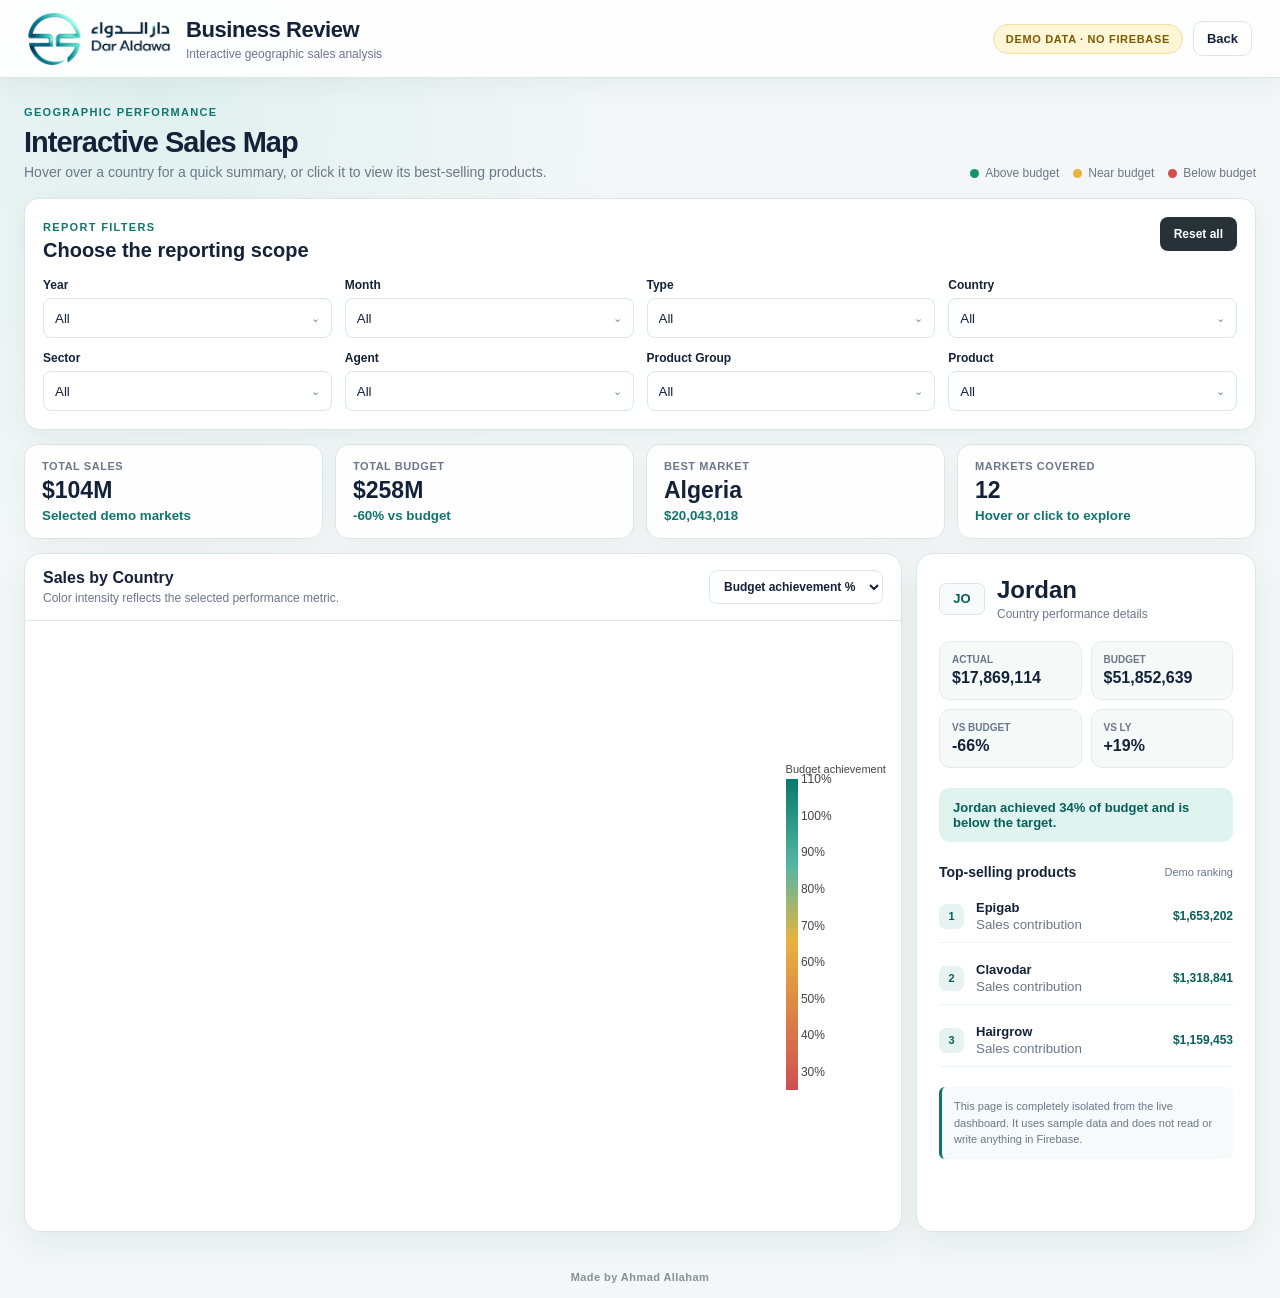
<file: map-demo.html>
<!DOCTYPE html>
<html lang="en">
<head>
  <meta charset="UTF-8">
  <meta name="viewport" content="width=device-width, initial-scale=1.0">
  <title>Interactive Sales Map — Demo</title>
  <script src="https://cdn.plot.ly/plotly-2.35.2.min.js"></script>
  <style>
    :root{
      --teal:#0f766e;
      --teal-dark:#075f59;
      --mint:#dff3ef;
      --ink:#132238;
      --muted:#6b7789;
      --line:#dce6e7;
      --bg:#f3f7f7;
      --green:#078c3c;
      --red:#c83e3e;
      --white:#fff;
    }
    *{box-sizing:border-box}
    body{
      margin:0;
      background:
        radial-gradient(circle at 12% 8%,rgba(38,170,156,.09),transparent 29%),
        var(--bg);
      color:var(--ink);
      font-family:"Segoe UI",Arial,sans-serif;
    }
    .demo-header{
      min-height:78px;
      padding:12px 28px;
      display:flex;
      align-items:center;
      justify-content:space-between;
      gap:18px;
      background:rgba(255,255,255,.94);
      border-bottom:1px solid var(--line);
      box-shadow:0 8px 24px rgba(24,55,58,.05);
    }
    .brand{display:flex;align-items:center;gap:16px}
    .brand img{width:142px;height:52px;object-fit:contain}
    .brand h1{margin:0;font-size:22px;letter-spacing:-.02em}
    .brand p{margin:4px 0 0;color:var(--muted);font-size:12px}
    .header-actions{display:flex;align-items:center;gap:10px}
    .demo-badge{
      padding:8px 12px;
      border-radius:999px;
      background:#fff5d7;
      color:#7c5a00;
      border:1px solid #f1dda0;
      font-size:11px;
      font-weight:800;
      letter-spacing:.06em;
      text-transform:uppercase;
    }
    .back-link{
      padding:9px 13px;
      border:1px solid var(--line);
      border-radius:9px;
      color:var(--ink);
      background:#fff;
      text-decoration:none;
      font-size:13px;
      font-weight:700;
    }
    main{max-width:1580px;margin:0 auto;padding:24px}
    .page-head{
      display:flex;
      align-items:flex-end;
      justify-content:space-between;
      gap:20px;
      margin-bottom:18px;
    }
    .eyebrow{
      color:var(--teal);
      font-size:11px;
      font-weight:900;
      letter-spacing:.12em;
      text-transform:uppercase;
    }
    .page-head h2{margin:6px 0 5px;font-size:29px;letter-spacing:-.035em}
    .page-head p{margin:0;color:var(--muted);font-size:14px}
    .legend{display:flex;align-items:center;gap:14px;color:var(--muted);font-size:12px}
    .legend span{display:flex;align-items:center;gap:6px}
    .dot{width:9px;height:9px;border-radius:50%}
    .dot.good{background:#14936f}.dot.mid{background:#e8b33e}.dot.bad{background:#cf4f4f}
    .filter-card{
      position:relative;
      z-index:20;
      margin-bottom:14px;
      padding:18px;
      overflow:visible;
      border:1px solid var(--line);
      border-radius:15px;
      background:#fff;
      box-shadow:0 8px 22px rgba(24,55,58,.05);
    }
    .filter-card-head{display:flex;align-items:flex-start;justify-content:space-between;gap:18px}
    .filter-card-head h3{margin:4px 0 0;font-size:20px}
    .reset-btn{
      border:0;
      border-radius:8px;
      padding:10px 14px;
      background:#263238;
      color:#fff;
      font:inherit;
      font-size:12px;
      font-weight:800;
      cursor:pointer;
    }
    .filters-grid{
      display:grid;
      grid-template-columns:repeat(4,minmax(150px,1fr));
      gap:13px;
      margin-top:16px;
    }
    .filter{position:relative}
    .filter label{display:block;margin-bottom:6px;font-size:12px;font-weight:800}
    .multi-filter{position:relative}
    .multi-filter-btn{
      width:100%;
      min-height:40px;
      padding:9px 11px;
      display:flex;
      align-items:center;
      justify-content:space-between;
      gap:8px;
      border:1px solid var(--line);
      border-radius:8px;
      background:#fff;
      color:var(--ink);
      cursor:pointer;
      text-align:left;
    }
    .multi-filter-btn span:first-child{overflow:hidden;text-overflow:ellipsis;white-space:nowrap}
    .filter-chevron{color:#7b898c;font-size:11px}
    .multi-filter-menu{
      position:absolute;
      z-index:80;
      top:calc(100% + 5px);
      left:0;
      right:0;
      min-width:235px;
      padding:10px;
      border:1px solid var(--line);
      border-radius:11px;
      background:#fff;
      box-shadow:0 16px 35px rgba(19,34,56,.16);
    }
    .multi-filter-menu[hidden]{display:none}
    .multi-filter-search{
      width:100%;
      margin-bottom:7px;
      padding:9px;
      border:1px solid var(--line);
      border-radius:7px;
      outline:none;
    }
    .multi-filter-search:focus{border-color:var(--teal)}
    .multi-options{max-height:190px;overflow:auto}
    .multi-option{
      display:flex;
      align-items:center;
      gap:8px;
      margin:0;
      padding:7px 5px;
      border-radius:6px;
      font-size:12px;
      font-weight:600;
      cursor:pointer;
    }
    .multi-option:hover{background:#f2f7f6}
    .multi-option input{accent-color:var(--teal)}
    .multi-filter-actions{
      display:flex;
      justify-content:space-between;
      gap:8px;
      margin-top:7px;
      padding-top:8px;
      border-top:1px solid #edf1f2;
    }
    .multi-filter-actions button{
      border:0;border-radius:6px;padding:7px 11px;cursor:pointer;font:inherit;font-size:11px;font-weight:800;
    }
    .clear-selection{background:#eef2f3;color:var(--ink)}
    .apply-selection{background:var(--teal);color:#fff}
    .active-filter-bar{
      display:flex;
      align-items:center;
      flex-wrap:wrap;
      gap:7px;
      margin-top:12px;
      padding-top:12px;
      border-top:1px solid #edf1f2;
    }
    .active-filter-bar[hidden]{display:none}
    .filter-chip{
      padding:5px 8px;
      border-radius:999px;
      background:#e7f3f1;
      color:var(--teal-dark);
      font-size:11px;
      font-weight:800;
    }
    .kpis{
      display:grid;
      grid-template-columns:repeat(4,minmax(160px,1fr));
      gap:12px;
      margin-bottom:14px;
    }
    .kpi{
      padding:15px 17px;
      border:1px solid var(--line);
      border-radius:14px;
      background:rgba(255,255,255,.94);
      box-shadow:0 8px 22px rgba(24,55,58,.04);
    }
    .kpi span{display:block;color:var(--muted);font-size:11px;font-weight:700;text-transform:uppercase;letter-spacing:.05em}
    .kpi strong{display:block;margin-top:5px;font-size:23px}
    .kpi small{display:block;margin-top:4px;color:var(--teal);font-weight:700}
    .map-layout{
      display:grid;
      grid-template-columns:minmax(0,1fr) 340px;
      gap:14px;
      align-items:stretch;
    }
    .map-card,.detail-card{
      border:1px solid var(--line);
      border-radius:17px;
      background:#fff;
      box-shadow:0 12px 32px rgba(24,55,58,.07);
      overflow:hidden;
    }
    .card-head{
      min-height:63px;
      padding:15px 18px;
      display:flex;
      align-items:center;
      justify-content:space-between;
      gap:14px;
      border-bottom:1px solid var(--line);
    }
    .card-head h3{margin:0;font-size:16px}
    .card-head p{margin:4px 0 0;color:var(--muted);font-size:12px}
    .metric-select{
      border:1px solid var(--line);
      border-radius:8px;
      background:#fff;
      color:var(--ink);
      padding:8px 10px;
      font:inherit;
      font-size:12px;
      font-weight:700;
    }
    #salesMap{height:610px}
    .detail-card{padding:22px}
    .country-title{display:flex;align-items:center;gap:12px}
    .flag{
      width:46px;
      height:32px;
      display:grid;
      place-items:center;
      border:1px solid var(--line);
      border-radius:7px;
      background:#f8fbfb;
      font-size:13px;
      font-weight:900;
      color:var(--teal-dark);
    }
    .country-title h3{margin:0;font-size:24px}
    .country-title p{margin:3px 0 0;color:var(--muted);font-size:12px}
    .selected-metrics{
      display:grid;
      grid-template-columns:1fr 1fr;
      gap:9px;
      margin:20px 0;
    }
    .mini{
      padding:12px;
      border-radius:11px;
      background:#f5f9f8;
      border:1px solid #e4ecec;
    }
    .mini span{display:block;color:var(--muted);font-size:10px;text-transform:uppercase;font-weight:800}
    .mini strong{display:block;margin-top:4px;font-size:16px}
    .performance{
      padding:12px 14px;
      border-radius:11px;
      background:var(--mint);
      color:var(--teal-dark);
      font-size:13px;
      font-weight:800;
    }
    .product-head{
      display:flex;
      align-items:center;
      justify-content:space-between;
      margin:22px 0 10px;
    }
    .product-head h4{margin:0;font-size:14px}
    .product-head span{color:var(--muted);font-size:11px}
    .product-list{display:grid;gap:9px}
    .product{
      display:grid;
      grid-template-columns:28px minmax(0,1fr) auto;
      align-items:center;
      gap:9px;
      padding:10px 0;
      border-bottom:1px solid #edf2f2;
    }
    .rank{
      width:25px;height:25px;border-radius:7px;
      display:grid;place-items:center;
      background:#e6f3f1;color:var(--teal-dark);
      font-size:11px;font-weight:900;
    }
    .product strong{display:block;font-size:13px}
    .product small{display:block;color:var(--muted);margin-top:2px}
    .product-value{text-align:right;color:var(--teal-dark);font-size:12px;font-weight:800}
    .hint{
      margin-top:20px;
      padding:11px 12px;
      border-left:3px solid var(--teal);
      border-radius:6px;
      background:#f6fafa;
      color:var(--muted);
      font-size:11px;
      line-height:1.5;
    }
    footer{padding:15px;text-align:center;color:#849294;font-size:11px;font-weight:600;letter-spacing:.04em}
    @media(max-width:980px){
      .map-layout{grid-template-columns:1fr}
      .kpis{grid-template-columns:repeat(2,1fr)}
      .filters-grid{grid-template-columns:repeat(2,minmax(150px,1fr))}
      #salesMap{height:520px}
    }
    @media(max-width:650px){
      .demo-header,.page-head{align-items:flex-start;flex-direction:column}
      .demo-header{padding:14px 17px}
      main{padding:17px}
      .brand img{width:115px}
      .kpis{grid-template-columns:1fr 1fr}
      .filters-grid{grid-template-columns:1fr}
      .legend{flex-wrap:wrap}
      #salesMap{height:440px}
    }
  </style>
</head>
<body>
  <header class="demo-header">
    <div class="brand">
      <img src="dar-aldawa-logo.svg" alt="Dar Al Dawa">
      <div>
        <h1>Business Review</h1>
        <p>Interactive geographic sales analysis</p>
      </div>
    </div>
    <div class="header-actions">
      <span class="demo-badge">Demo data · No Firebase</span>
      <a class="back-link" href="index.html">Back</a>
    </div>
  </header>

  <main>
    <section class="page-head">
      <div>
        <span class="eyebrow">Geographic performance</span>
        <h2>Interactive Sales Map</h2>
        <p>Hover over a country for a quick summary, or click it to view its best-selling products.</p>
      </div>
      <div class="legend" aria-label="Performance color legend">
        <span><i class="dot good"></i> Above budget</span>
        <span><i class="dot mid"></i> Near budget</span>
        <span><i class="dot bad"></i> Below budget</span>
      </div>
    </section>

    <section class="filter-card">
      <div class="filter-card-head">
        <div>
          <span class="eyebrow">Report Filters</span>
          <h3>Choose the reporting scope</h3>
        </div>
        <button id="resetFilters" class="reset-btn" type="button">Reset all</button>
      </div>
      <div class="filters-grid">
        <div class="filter"><label>Year</label><div id="yearFilter" class="multi-filter" data-field="year"></div></div>
        <div class="filter"><label>Month</label><div id="monthFilter" class="multi-filter" data-field="month"></div></div>
        <div class="filter"><label>Type</label><div id="typeFilter" class="multi-filter" data-field="type"></div></div>
        <div class="filter"><label>Country</label><div id="countryFilter" class="multi-filter" data-field="name"></div></div>
        <div class="filter"><label>Sector</label><div id="sectorFilter" class="multi-filter" data-field="sector"></div></div>
        <div class="filter"><label>Agent</label><div id="agentFilter" class="multi-filter" data-field="agent"></div></div>
        <div class="filter"><label>Product Group</label><div id="groupFilter" class="multi-filter" data-field="groups"></div></div>
        <div class="filter"><label>Product</label><div id="productFilter" class="multi-filter" data-field="productNames"></div></div>
      </div>
      <div id="activeFilters" class="active-filter-bar" hidden></div>
    </section>

    <section class="kpis">
      <article class="kpi"><span>Total sales</span><strong id="totalSales">$0</strong><small>Selected demo markets</small></article>
      <article class="kpi"><span>Total budget</span><strong id="totalBudget">$0</strong><small id="budgetVariance">0% vs budget</small></article>
      <article class="kpi"><span>Best market</span><strong id="bestMarket">—</strong><small id="bestMarketValue">—</small></article>
      <article class="kpi"><span>Markets covered</span><strong id="marketCount">0</strong><small>Hover or click to explore</small></article>
    </section>

    <section class="map-layout">
      <article class="map-card">
        <div class="card-head">
          <div>
            <h3>Sales by Country</h3>
            <p>Color intensity reflects the selected performance metric.</p>
          </div>
          <select id="metricSelect" class="metric-select" aria-label="Map metric">
            <option value="achievement">Budget achievement %</option>
            <option value="sales">Actual sales</option>
            <option value="growth">Growth vs LY %</option>
          </select>
        </div>
        <div id="salesMap" aria-label="Interactive sales map"></div>
      </article>

      <aside class="detail-card">
        <div class="country-title">
          <div class="flag" id="selectedCode">JO</div>
          <div>
            <h3 id="selectedName">Jordan</h3>
            <p>Country performance details</p>
          </div>
        </div>
        <div class="selected-metrics">
          <div class="mini"><span>Actual</span><strong id="selectedSales">$0</strong></div>
          <div class="mini"><span>Budget</span><strong id="selectedBudget">$0</strong></div>
          <div class="mini"><span>Vs Budget</span><strong id="selectedVsBudget">0%</strong></div>
          <div class="mini"><span>Vs LY</span><strong id="selectedGrowth">0%</strong></div>
        </div>
        <div class="performance" id="performanceText">Select a market to view performance.</div>

        <div class="product-head">
          <h4>Top-selling products</h4>
          <span>Demo ranking</span>
        </div>
        <div class="product-list" id="productList"></div>
        <div class="hint">This page is completely isolated from the live dashboard. It uses sample data and does not read or write anything in Firebase.</div>
      </aside>
    </section>
  </main>

  <footer>Made by Ahmad Allaham</footer>

  <script>
    const marketDimensions = {
      JOR:{year:["2026"],month:["May","June"],type:["TMS","IMS"],sector:["Local"],agent:["Jordan Direct"],groups:["CNS","Anti-Infective"]},
      SAU:{year:["2026"],month:["May","June"],type:["TMS","IMS"],sector:["GCC"],agent:["KSA Agent"],groups:["CNS","Chronic"]},
      DZA:{year:["2026"],month:["April","May"],type:["TMS"],sector:["North Africa"],agent:["Algeria Direct"],groups:["Anti-Infective","Respiratory"]},
      IRQ:{year:["2026"],month:["May","June"],type:["IMS"],sector:["Levant"],agent:["Iraq Agent"],groups:["CNS","Chronic"]},
      ARE:{year:["2026"],month:["April","May"],type:["IMS"],sector:["GCC"],agent:["UAE Agent"],groups:["Anti-Infective","CNS"]},
      LBY:{year:["2026"],month:["May"],type:["TMS"],sector:["North Africa"],agent:["Libya Agent"],groups:["CNS","Anti-Infective"]},
      QAT:{year:["2026"],month:["May","June"],type:["IMS"],sector:["GCC"],agent:["Qatar Agent"],groups:["Anti-Infective","Chronic"]},
      BHR:{year:["2026"],month:["April","May"],type:["IMS"],sector:["GCC"],agent:["Bahrain Agent"],groups:["CNS","Chronic"]},
      LBN:{year:["2026"],month:["May"],type:["TMS"],sector:["Levant"],agent:["Lebanon Agent"],groups:["Anti-Infective","CNS"]},
      OMN:{year:["2026"],month:["May","June"],type:["IMS"],sector:["GCC"],agent:["Oman Agent"],groups:["CNS","Chronic"]},
      KWT:{year:["2026"],month:["April","June"],type:["IMS"],sector:["GCC"],agent:["Kuwait Agent"],groups:["Anti-Infective","CNS"]},
      MAR:{year:["2026"],month:["April","May"],type:["TMS"],sector:["North Africa"],agent:["Morocco Agent"],groups:["Anti-Infective","Respiratory"]}
    };

    const markets = [
      {iso3:"JOR",iso2:"JO",name:"Jordan",sales:17869114,budget:51852639,ly:15046230,products:[["Epigab",1653202],["Clavodar",1318841],["Hairgrow",1159453]]},
      {iso3:"SAU",iso2:"SA",name:"KSA",sales:16935187,budget:41276246,ly:13049773,products:[["Azord",1843250],["Glunorm",1517730],["Clavodar",1284115]]},
      {iso3:"DZA",iso2:"DZ",name:"Algeria",sales:20043018,budget:56440761,ly:23225231,products:[["Amoclan",2130925],["Leflox",1824370],["Remox",1515060]]},
      {iso3:"IRQ",iso2:"IQ",name:"Iraq",sales:17545663,budget:43377225,ly:10933400,products:[["Hairgrow",1985510],["Glunorm",1667400],["Epigab",1429130]]},
      {iso3:"ARE",iso2:"AE",name:"UAE",sales:9105176,budget:19636426,ly:6641652,products:[["Clavodar",1185400],["Azord",940260],["Ciprodar",815700]]},
      {iso3:"LBY",iso2:"LY",name:"Libya",sales:6451613,budget:16294324,ly:3809114,products:[["Epigab",910350],["Amoclan",723115],["Glunorm",620800]]},
      {iso3:"QAT",iso2:"QA",name:"Qatar",sales:2852584,budget:6552452,ly:2057616,products:[["Clavodar",480330],["Azord",399150],["Rozitta",315500]]},
      {iso3:"BHR",iso2:"BH",name:"Bahrain",sales:1262291,budget:3161956,ly:978419,products:[["Epigab",205420],["Glunorm",186700],["Hairgrow",151230]]},
      {iso3:"LBN",iso2:"LB",name:"Lebanon",sales:1208501,budget:4065043,ly:1017568,products:[["Clavodar",188600],["Azord",142900],["Ciprodar",118750]]},
      {iso3:"OMN",iso2:"OM",name:"Oman",sales:3768000,budget:6125000,ly:3394000,products:[["Epigab",512300],["Hairgrow",467800],["Glunorm",402600]]},
      {iso3:"KWT",iso2:"KW",name:"Kuwait",sales:4385000,budget:5910000,ly:3712000,products:[["Azord",620400],["Clavodar",584200],["Epigab",451900]]},
      {iso3:"MAR",iso2:"MA",name:"Morocco",sales:2715000,budget:3220000,ly:2390000,products:[["Amoclan",410500],["Leflox",355900],["Remox",298400]]}
    ].map(item => ({
      ...item,
      ...marketDimensions[item.iso3],
      productNames:item.products.map(product=>product[0]),
      achievement:item.sales/item.budget*100,
      growth:(item.sales-item.ly)/item.ly*100
    }));

    const money = value => new Intl.NumberFormat("en-US",{
      style:"currency",currency:"USD",maximumFractionDigits:0,notation:value>=1000000?"compact":"standard"
    }).format(value);
    const fullMoney = value => "$" + Math.round(value).toLocaleString("en-US");
    const signedPercent = value => `${value>0?"+":""}${Math.round(value)}%`;

    const filterDefinitions = [
      {id:"yearFilter",field:"year"},
      {id:"monthFilter",field:"month"},
      {id:"typeFilter",field:"type"},
      {id:"countryFilter",field:"name"},
      {id:"sectorFilter",field:"sector"},
      {id:"agentFilter",field:"agent"},
      {id:"groupFilter",field:"groups"},
      {id:"productFilter",field:"productNames"}
    ];
    const selectedFilters = Object.fromEntries(filterDefinitions.map(filter=>[filter.field,new Set()]));
    let currentMarkets=[...markets];
    let selectedIso3="JOR";
    let mapClickBound=false;

    function valuesFor(item,field){
      const value=item[field];
      return Array.isArray(value)?value:[value];
    }

    function filterOptions(field){
      return [...new Set(markets.flatMap(item=>valuesFor(item,field)))].filter(Boolean)
        .sort((a,b)=>String(a).localeCompare(String(b)));
    }

    function filterLabel(field){
      const selected=[...selectedFilters[field]];
      if(!selected.length) return "All";
      if(selected.length===1) return selected[0];
      return `${selected.length} selected`;
    }

    function closeFilterMenus(except=null){
      document.querySelectorAll(".multi-filter-menu").forEach(menu=>{
        if(menu!==except) menu.hidden=true;
      });
    }

    function buildFilter({id,field}){
      const host=document.getElementById(id);
      const options=filterOptions(field);
      host.innerHTML=`
        <button class="multi-filter-btn" type="button">
          <span>${filterLabel(field)}</span><span class="filter-chevron">⌄</span>
        </button>
        <div class="multi-filter-menu" hidden>
          <input class="multi-filter-search" type="search" placeholder="Search...">
          <div class="multi-options">
            ${options.map(option=>`
              <label class="multi-option" data-search="${String(option).toLowerCase()}">
                <input type="checkbox" value="${option}"><span>${option}</span>
              </label>
            `).join("")}
          </div>
          <div class="multi-filter-actions">
            <button class="clear-selection" type="button">Clear</button>
            <button class="apply-selection" type="button">Apply</button>
          </div>
        </div>
      `;
      const button=host.querySelector(".multi-filter-btn");
      const menu=host.querySelector(".multi-filter-menu");
      const search=host.querySelector(".multi-filter-search");
      const checkboxes=[...host.querySelectorAll('input[type="checkbox"]')];
      button.addEventListener("click",event=>{
        event.stopPropagation();
        const willOpen=menu.hidden;
        closeFilterMenus(menu);
        menu.hidden=!willOpen;
        if(willOpen){
          checkboxes.forEach(box=>box.checked=selectedFilters[field].has(box.value));
          search.value="";
          host.querySelectorAll(".multi-option").forEach(option=>option.hidden=false);
          search.focus();
        }
      });
      menu.addEventListener("click",event=>event.stopPropagation());
      search.addEventListener("input",()=>{
        const query=search.value.trim().toLowerCase();
        host.querySelectorAll(".multi-option").forEach(option=>{
          option.hidden=!option.dataset.search.includes(query);
        });
      });
      host.querySelector(".clear-selection").addEventListener("click",()=>{
        checkboxes.forEach(box=>box.checked=false);
      });
      host.querySelector(".apply-selection").addEventListener("click",()=>{
        selectedFilters[field]=new Set(checkboxes.filter(box=>box.checked).map(box=>box.value));
        button.querySelector("span").textContent=filterLabel(field);
        menu.hidden=true;
        updateDashboard();
      });
    }

    function getFilteredMarkets(){
      return markets.filter(item=>filterDefinitions.every(({field})=>{
        const selected=selectedFilters[field];
        if(!selected.size) return true;
        return valuesFor(item,field).some(value=>selected.has(String(value)));
      }));
    }

    function renderActiveFilters(){
      const active=document.getElementById("activeFilters");
      const chips=filterDefinitions.flatMap(({field})=>[...selectedFilters[field]].map(value=>({field,value})));
      active.hidden=!chips.length;
      active.innerHTML=chips.map(chip=>`<span class="filter-chip">${chip.value}</span>`).join("");
    }

    function updateKpis(data){
      const sales=data.reduce((sum,item)=>sum+item.sales,0);
      const budget=data.reduce((sum,item)=>sum+item.budget,0);
      const best=[...data].sort((a,b)=>b.sales-a.sales)[0];
      document.getElementById("totalSales").textContent=money(sales);
      document.getElementById("totalBudget").textContent=money(budget);
      document.getElementById("budgetVariance").textContent=budget?`${signedPercent((sales-budget)/budget*100)} vs budget`:"No matching data";
      document.getElementById("bestMarket").textContent=best?best.name:"—";
      document.getElementById("bestMarketValue").textContent=best?fullMoney(best.sales):"No matching data";
      document.getElementById("marketCount").textContent=data.length;
    }

    function selectCountry(item){
      if(!item){
        document.getElementById("selectedCode").textContent="—";
        document.getElementById("selectedName").textContent="No data";
        ["selectedSales","selectedBudget","selectedVsBudget","selectedGrowth"].forEach(id=>{
          document.getElementById(id).textContent="—";
        });
        document.getElementById("performanceText").textContent="No markets match the selected filters.";
        document.getElementById("productList").innerHTML="";
        return;
      }
      selectedIso3=item.iso3;
      document.getElementById("selectedCode").textContent=item.iso2;
      document.getElementById("selectedName").textContent=item.name;
      document.getElementById("selectedSales").textContent=fullMoney(item.sales);
      document.getElementById("selectedBudget").textContent=fullMoney(item.budget);
      document.getElementById("selectedVsBudget").textContent=signedPercent((item.sales-item.budget)/item.budget*100);
      document.getElementById("selectedGrowth").textContent=signedPercent(item.growth);
      const status=item.achievement>=100?"above":item.achievement>=80?"near":"below";
      document.getElementById("performanceText").textContent=
        `${item.name} achieved ${Math.round(item.achievement)}% of budget and is ${status} the target.`;
      document.getElementById("productList").innerHTML=item.products.map((product,index)=>`
        <div class="product">
          <span class="rank">${index+1}</span>
          <div><strong>${product[0]}</strong><small>Sales contribution</small></div>
          <span class="product-value">${fullMoney(product[1])}</span>
        </div>
      `).join("");
    }

    function renderMap(metric="achievement",data=currentMarkets){
      const metricConfig={
        achievement:{label:"Budget achievement",suffix:"%",values:data.map(x=>x.achievement),zmin:25,zmax:110},
        sales:{label:"Actual sales",suffix:"",values:data.map(x=>x.sales),zmin:0,zmax:Math.max(1,...data.map(x=>x.sales))},
        growth:{label:"Growth vs LY",suffix:"%",values:data.map(x=>x.growth),zmin:-25,zmax:70}
      }[metric];
      const custom=data.map(item=>[
        item.name,fullMoney(item.sales),fullMoney(item.budget),
        Math.round(item.achievement)+"%",signedPercent(item.growth),
        item.products.map(product=>product[0]).join(", ")
      ]);
      const trace={
        type:"choropleth",
        locationmode:"ISO-3",
        locations:data.map(x=>x.iso3),
        z:metricConfig.values,
        zmin:metricConfig.zmin,
        zmax:metricConfig.zmax,
        customdata:custom,
        colorscale:[[0,"#cf4f4f"],[.48,"#e8b33e"],[.72,"#54b7a2"],[1,"#08796d"]],
        marker:{line:{color:"#ffffff",width:1.3}},
        colorbar:{title:{text:metricConfig.label,font:{size:11}},thickness:12,len:.58,outlinewidth:0,ticksuffix:metricConfig.suffix},
        hovertemplate:
          "<b>%{customdata[0]}</b><br>"+
          "Actual: %{customdata[1]}<br>"+
          "Budget: %{customdata[2]}<br>"+
          "Achievement: %{customdata[3]}<br>"+
          "Vs LY: %{customdata[4]}<br>"+
          "Top products: %{customdata[5]}<extra>Click for details</extra>"
      };
      const layout={
        margin:{l:5,r:5,t:5,b:5},
        paper_bgcolor:"#ffffff",
        geo:{
          projection:{type:"natural earth"},
          center:{lat:24,lon:31},
          lataxis:{range:[-10,42]},
          lonaxis:{range:[-20,65]},
          showframe:false,
          showcoastlines:true,
          coastlinecolor:"#b5c8c8",
          showcountries:true,
          countrycolor:"#d5e1e1",
          showland:true,
          landcolor:"#eef3f3",
          showocean:true,
          oceancolor:"#f7fbfb",
          bgcolor:"#ffffff"
        },
        hoverlabel:{bgcolor:"#132238",bordercolor:"#132238",font:{color:"#fff",size:12}},
        dragmode:false
      };
      const map=document.getElementById("salesMap");
      Plotly.react(map,[trace],layout,{responsive:true,displayModeBar:false}).then(()=>{
        if(mapClickBound) return;
        mapClickBound=true;
        map.on("plotly_click",event=>{
          const iso3=event.points[0].location;
          const item=currentMarkets.find(market=>market.iso3===iso3);
          if(item) selectCountry(item);
        });
      });
    }

    function updateDashboard(){
      currentMarkets=getFilteredMarkets();
      updateKpis(currentMarkets);
      renderActiveFilters();
      renderMap(document.getElementById("metricSelect").value,currentMarkets);
      const selected=currentMarkets.find(item=>item.iso3===selectedIso3) || currentMarkets[0];
      selectCountry(selected);
    }

    filterDefinitions.forEach(buildFilter);
    document.addEventListener("click",()=>closeFilterMenus());
    document.getElementById("resetFilters").addEventListener("click",()=>{
      filterDefinitions.forEach(({id,field})=>{
        selectedFilters[field].clear();
        document.querySelector(`#${id} .multi-filter-btn span`).textContent="All";
      });
      updateDashboard();
    });
    document.getElementById("metricSelect").addEventListener("change",updateDashboard);
    updateDashboard();
  </script>
</body>
</html>
</file>
